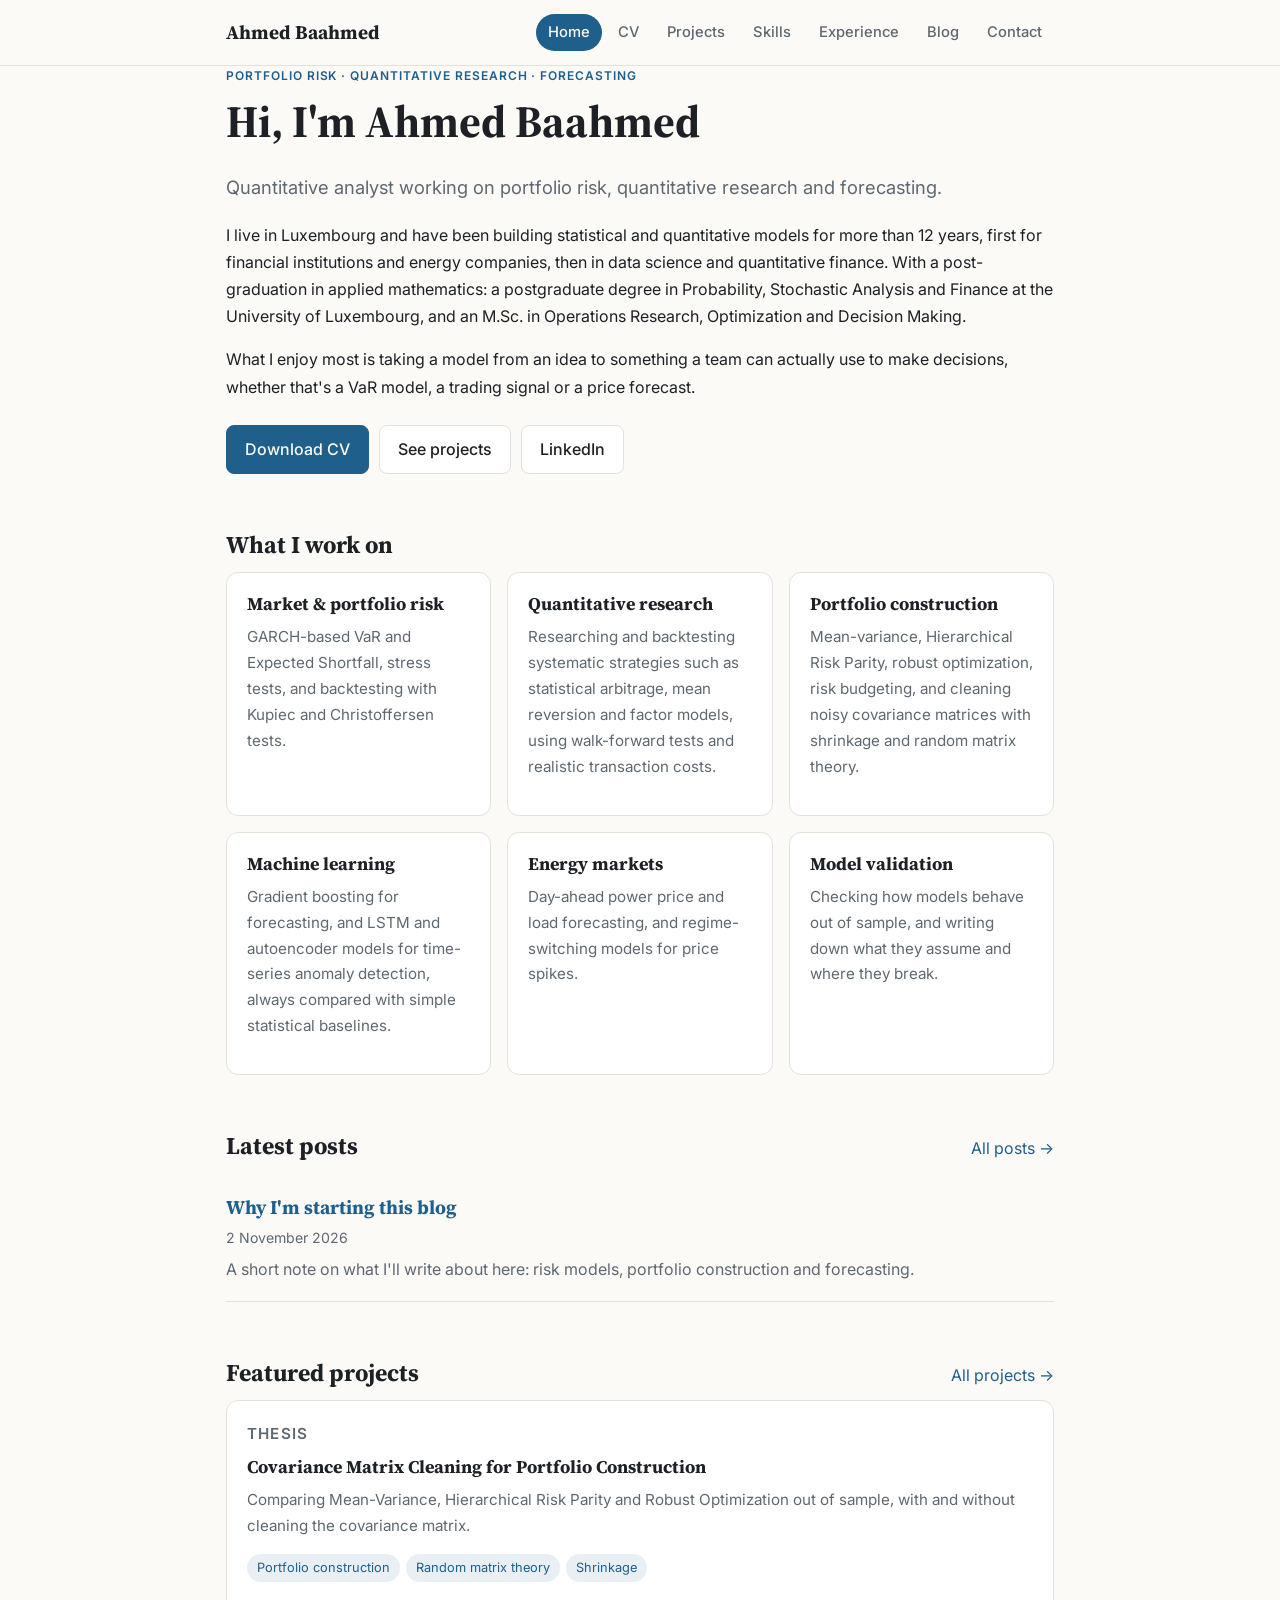
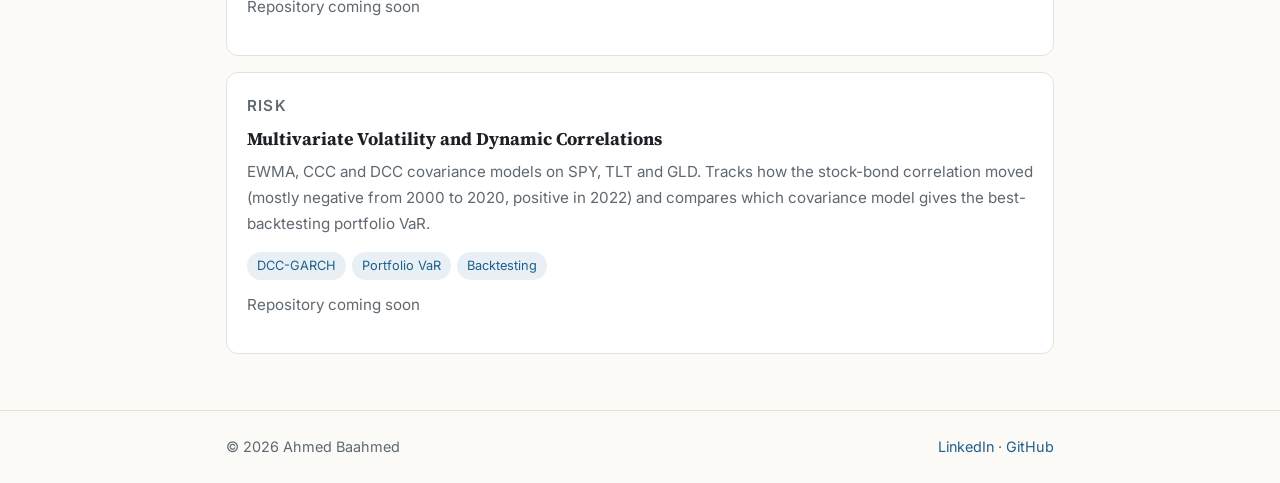
<file: index.html>
<!doctype html>
<html lang="en">
<head>
<meta charset="utf-8">
<meta name="viewport" content="width=device-width, initial-scale=1">
<title>Ahmed Baahmed | Quantitative Analyst</title>
<meta name="description" content="Ahmed Baahmed, quantitative analyst: portfolio risk, quantitative research and forecasting.">
<link rel="preconnect" href="https://fonts.googleapis.com">
<link rel="preconnect" href="https://fonts.gstatic.com" crossorigin>
<link href="https://fonts.googleapis.com/css2?family=Inter:wght@400;500;600&family=Source+Serif+4:opsz,wght@8..60,500;8..60,700&display=swap" rel="stylesheet">
<link rel="stylesheet" href="style.css">
</head>
<body>
<header class="site-header">
  <div class="wrap header-inner">
    <a class="brand" href="index.html">Ahmed Baahmed</a>
    <nav class="nav"><a href="index.html" aria-current="page">Home</a><a href="CV.pdf" target="_blank" rel="noopener">CV</a><a href="projects.html">Projects</a><a href="skills.html">Skills</a><a href="experience.html">Experience</a><a href="blog.html">Blog</a><a href="contact.html">Contact</a></nav>
  </div>
</header>
<main class="wrap">

<section class="hero">
  <p class="kicker">Portfolio risk &middot; Quantitative research &middot; Forecasting</p>
  <h1>Hi, I'm Ahmed Baahmed</h1>
  <p class="lead">Quantitative analyst working on portfolio risk, quantitative research and forecasting.</p>
  <p>I live in Luxembourg and have been building statistical and quantitative models for more than 12 years, first for financial institutions and energy companies, then in data science and quantitative finance. With a post-graduation in applied mathematics: a postgraduate degree in Probability, Stochastic Analysis and Finance at the University of Luxembourg, and an M.Sc. in Operations Research, Optimization and Decision Making.</p>
  <p>What I enjoy most is taking a model from an idea to something a team can actually use to make decisions, whether that's a VaR model, a trading signal or a price forecast.</p>
  <div class="buttons">
    <a class="btn primary" href="CV.pdf" target="_blank" rel="noopener">Download CV</a>
    <a class="btn" href="projects.html">See projects</a>
    <a class="btn" href="https://www.linkedin.com/in/ahmed-bhd" target="_blank" rel="noopener">LinkedIn</a>
  </div>
</section>

<section>
  <h2>What I work on</h2>
  <div class="grid">
    <div class="tile"><h3>Market &amp; portfolio risk</h3><p>GARCH-based VaR and Expected Shortfall, stress tests, and backtesting with Kupiec and Christoffersen tests.</p></div>
    <div class="tile"><h3>Quantitative research</h3><p>Researching and backtesting systematic strategies such as statistical arbitrage, mean reversion and factor models, using walk-forward tests and realistic transaction costs.</p></div>
    <div class="tile"><h3>Portfolio construction</h3><p>Mean-variance, Hierarchical Risk Parity, robust optimization, risk budgeting, and cleaning noisy covariance matrices with shrinkage and random matrix theory.</p></div>
    <div class="tile"><h3>Machine learning</h3><p>Gradient boosting for forecasting, and LSTM and autoencoder models for time-series anomaly detection, always compared with simple statistical baselines.</p></div>
    <div class="tile"><h3>Energy markets</h3><p>Day-ahead power price and load forecasting, and regime-switching models for price spikes.</p></div>
    <div class="tile"><h3>Model validation</h3><p>Checking how models behave out of sample, and writing down what they assume and where they break.</p></div>
  </div>
</section>

<section>
  <div class="section-head"><h2>Latest posts</h2><a href="blog.html">All posts &rarr;</a></div>
  <ul class="post-list"><li class="post-item"><a href="post-welcome.html"><span class="post-title">Why I'm starting this blog</span></a><span class="muted small">2 November 2026</span><p>A short note on what I'll write about here: risk models, portfolio construction and forecasting.</p></li></ul>
</section>

<section>
  <div class="section-head"><h2>Featured projects</h2><a href="projects.html">All projects &rarr;</a></div>
  <div class="cards"><article class="card">
  <p class="kicker">Thesis</p>
  <h3>Covariance Matrix Cleaning for Portfolio Construction</h3>
  <p>Comparing Mean-Variance, Hierarchical Risk Parity and Robust Optimization out of sample, with and without cleaning the covariance matrix.</p>
  <div class="chips"><span class="chip">Portfolio construction</span><span class="chip">Random matrix theory</span><span class="chip">Shrinkage</span></div>
  <p class="muted small">Repository coming soon</p>
</article>
<article class="card">
  <p class="kicker">Risk</p>
  <h3>Multivariate Volatility and Dynamic Correlations</h3>
  <p>EWMA, CCC and DCC covariance models on SPY, TLT and GLD. Tracks how the stock-bond correlation moved (mostly negative from 2000 to 2020, positive in 2022) and compares which covariance model gives the best-backtesting portfolio VaR.</p>
  <div class="chips"><span class="chip">DCC-GARCH</span><span class="chip">Portfolio VaR</span><span class="chip">Backtesting</span></div>
  <p class="muted small">Repository coming soon</p>
</article></div>
</section>

</main>
<footer class="site-footer">
  <div class="wrap">
    <span>&copy; 2026 Ahmed Baahmed</span>
    <span><a href="https://www.linkedin.com/in/ahmed-bhd" target="_blank" rel="noopener">LinkedIn</a> &middot; <a href="https://github.com/Ahmed092015M" target="_blank" rel="noopener">GitHub</a></span>
  </div>
</footer>
</body>
</html>
</file>
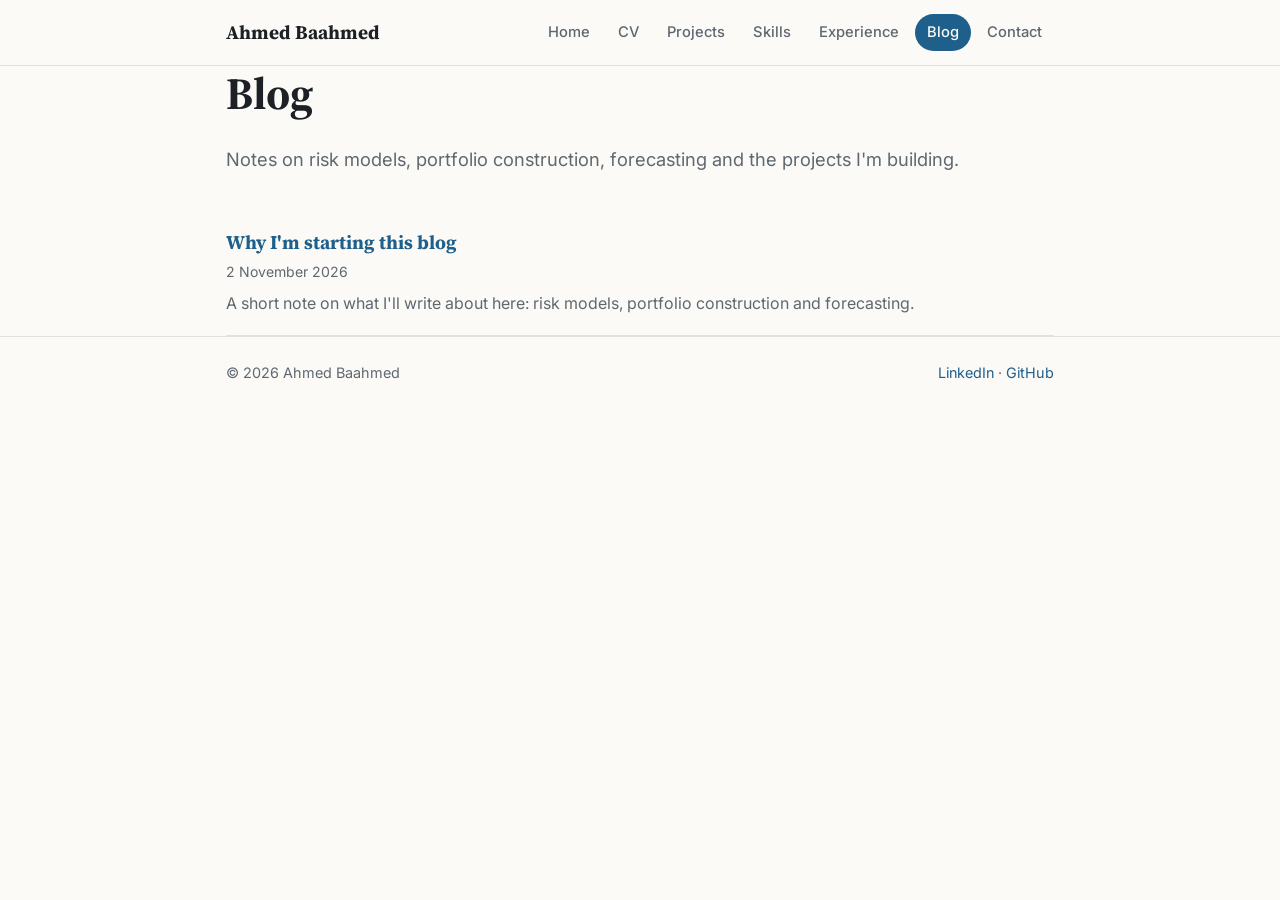
<file: blog.html>
<!doctype html>
<html lang="en">
<head>
<meta charset="utf-8">
<meta name="viewport" content="width=device-width, initial-scale=1">
<title>Blog | Ahmed Baahmed</title>
<meta name="description" content="Ahmed Baahmed, quantitative analyst: portfolio risk, quantitative research and forecasting.">
<link rel="preconnect" href="https://fonts.googleapis.com">
<link rel="preconnect" href="https://fonts.gstatic.com" crossorigin>
<link href="https://fonts.googleapis.com/css2?family=Inter:wght@400;500;600&family=Source+Serif+4:opsz,wght@8..60,500;8..60,700&display=swap" rel="stylesheet">
<link rel="stylesheet" href="style.css">
</head>
<body>
<header class="site-header">
  <div class="wrap header-inner">
    <a class="brand" href="index.html">Ahmed Baahmed</a>
    <nav class="nav"><a href="index.html">Home</a><a href="CV.pdf" target="_blank" rel="noopener">CV</a><a href="projects.html">Projects</a><a href="skills.html">Skills</a><a href="experience.html">Experience</a><a href="blog.html" aria-current="page">Blog</a><a href="contact.html">Contact</a></nav>
  </div>
</header>
<main class="wrap">

<section class="page-head">
  <h1>Blog</h1>
  <p class="lead">Notes on risk models, portfolio construction, forecasting and the projects I'm building.</p>
</section>
<ul class="post-list"><li class="post-item"><a href="post-welcome.html"><span class="post-title">Why I'm starting this blog</span></a><span class="muted small">2 November 2026</span><p>A short note on what I'll write about here: risk models, portfolio construction and forecasting.</p></li></ul>

</main>
<footer class="site-footer">
  <div class="wrap">
    <span>&copy; 2026 Ahmed Baahmed</span>
    <span><a href="https://www.linkedin.com/in/ahmed-bhd" target="_blank" rel="noopener">LinkedIn</a> &middot; <a href="https://github.com/Ahmed092015M" target="_blank" rel="noopener">GitHub</a></span>
  </div>
</footer>
</body>
</html>
</file>
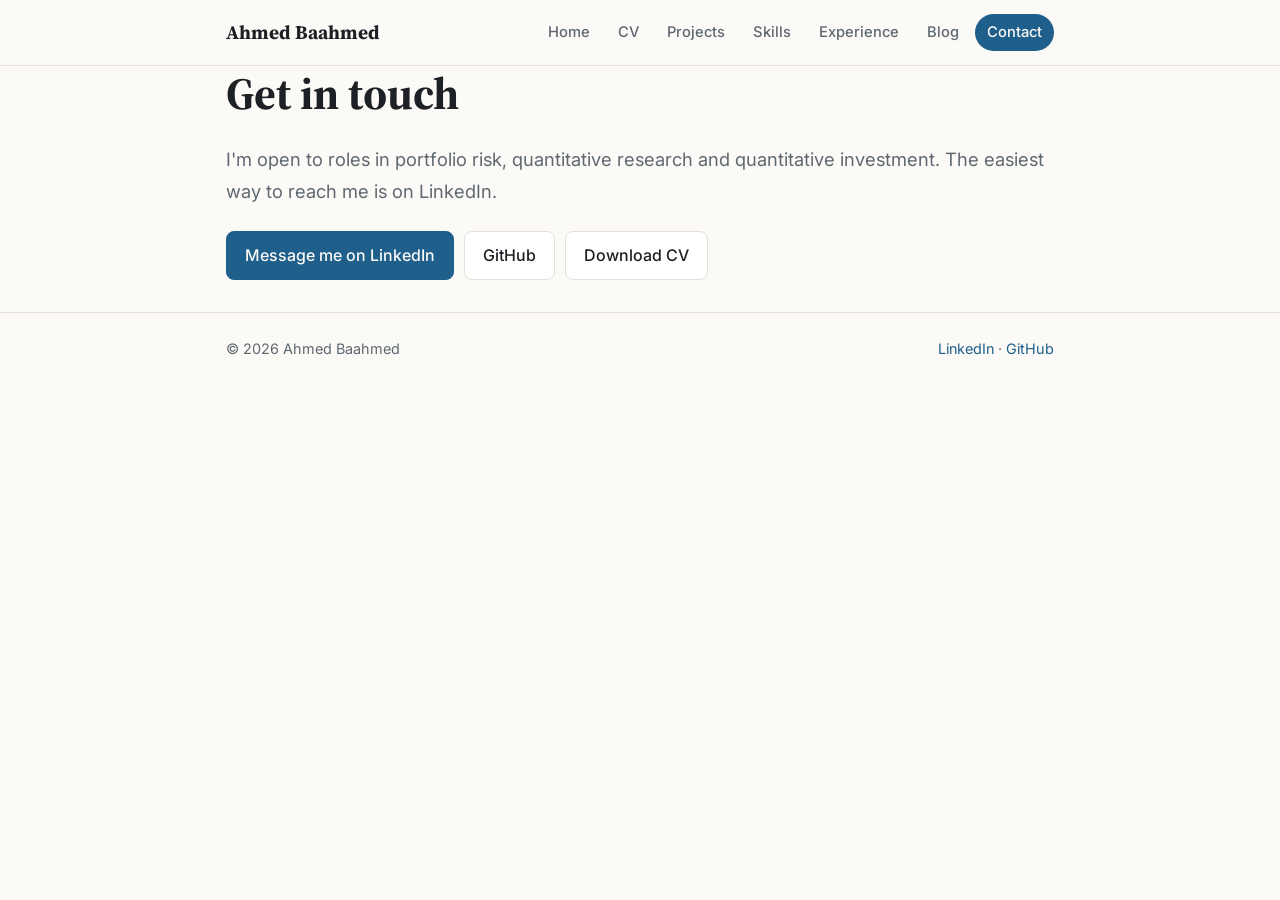
<file: contact.html>
<!doctype html>
<html lang="en">
<head>
<meta charset="utf-8">
<meta name="viewport" content="width=device-width, initial-scale=1">
<title>Contact | Ahmed Baahmed</title>
<meta name="description" content="Ahmed Baahmed, quantitative analyst: portfolio risk, quantitative research and forecasting.">
<link rel="preconnect" href="https://fonts.googleapis.com">
<link rel="preconnect" href="https://fonts.gstatic.com" crossorigin>
<link href="https://fonts.googleapis.com/css2?family=Inter:wght@400;500;600&family=Source+Serif+4:opsz,wght@8..60,500;8..60,700&display=swap" rel="stylesheet">
<link rel="stylesheet" href="style.css">
</head>
<body>
<header class="site-header">
  <div class="wrap header-inner">
    <a class="brand" href="index.html">Ahmed Baahmed</a>
    <nav class="nav"><a href="index.html">Home</a><a href="CV.pdf" target="_blank" rel="noopener">CV</a><a href="projects.html">Projects</a><a href="skills.html">Skills</a><a href="experience.html">Experience</a><a href="blog.html">Blog</a><a href="contact.html" aria-current="page">Contact</a></nav>
  </div>
</header>
<main class="wrap">

<section class="page-head">
  <h1>Get in touch</h1>
  <p class="lead">I'm open to roles in portfolio risk, quantitative research and quantitative investment. The easiest way to reach me is on LinkedIn.</p>
  <div class="buttons">
    <a class="btn primary" href="https://www.linkedin.com/in/ahmed-bhd" target="_blank" rel="noopener">Message me on LinkedIn</a>
    <a class="btn" href="https://github.com/Ahmed092015M" target="_blank" rel="noopener">GitHub</a>
    <a class="btn" href="CV.pdf" target="_blank" rel="noopener">Download CV</a>
  </div>
</section>

</main>
<footer class="site-footer">
  <div class="wrap">
    <span>&copy; 2026 Ahmed Baahmed</span>
    <span><a href="https://www.linkedin.com/in/ahmed-bhd" target="_blank" rel="noopener">LinkedIn</a> &middot; <a href="https://github.com/Ahmed092015M" target="_blank" rel="noopener">GitHub</a></span>
  </div>
</footer>
</body>
</html>
</file>
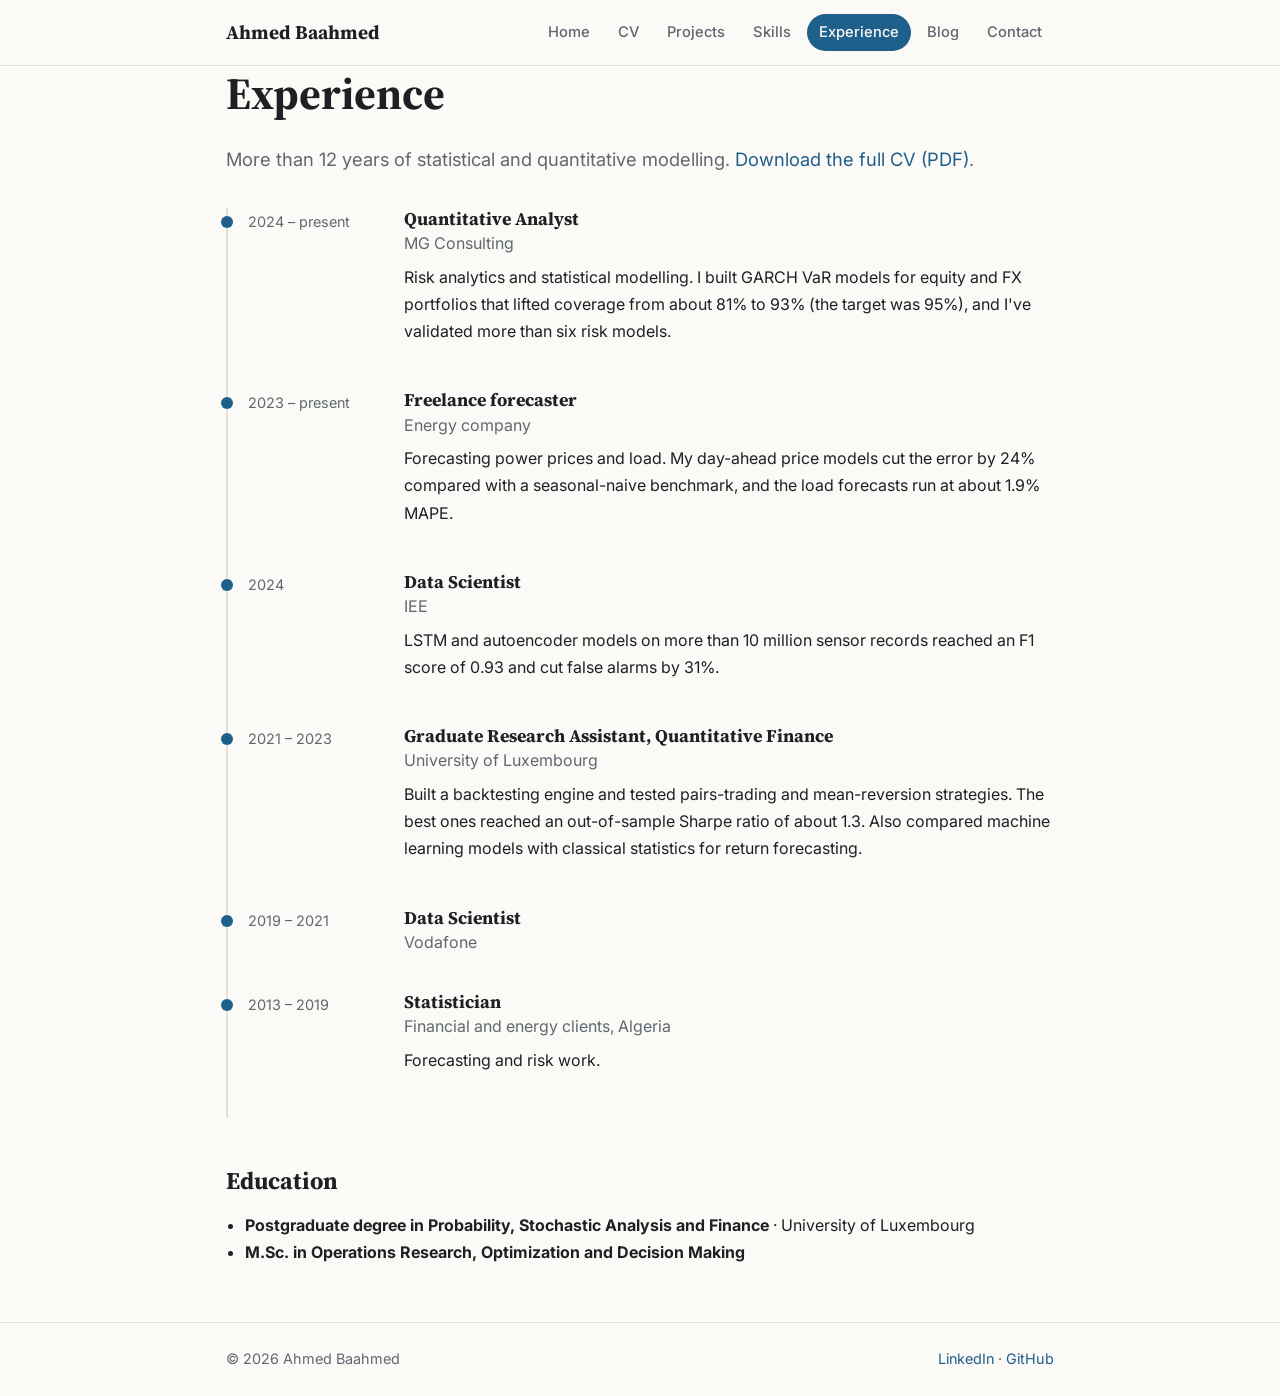
<file: experience.html>
<!doctype html>
<html lang="en">
<head>
<meta charset="utf-8">
<meta name="viewport" content="width=device-width, initial-scale=1">
<title>Experience | Ahmed Baahmed</title>
<meta name="description" content="Ahmed Baahmed, quantitative analyst: portfolio risk, quantitative research and forecasting.">
<link rel="preconnect" href="https://fonts.googleapis.com">
<link rel="preconnect" href="https://fonts.gstatic.com" crossorigin>
<link href="https://fonts.googleapis.com/css2?family=Inter:wght@400;500;600&family=Source+Serif+4:opsz,wght@8..60,500;8..60,700&display=swap" rel="stylesheet">
<link rel="stylesheet" href="style.css">
</head>
<body>
<header class="site-header">
  <div class="wrap header-inner">
    <a class="brand" href="index.html">Ahmed Baahmed</a>
    <nav class="nav"><a href="index.html">Home</a><a href="CV.pdf" target="_blank" rel="noopener">CV</a><a href="projects.html">Projects</a><a href="skills.html">Skills</a><a href="experience.html" aria-current="page">Experience</a><a href="blog.html">Blog</a><a href="contact.html">Contact</a></nav>
  </div>
</header>
<main class="wrap">

<section class="page-head">
  <h1>Experience</h1>
  <p class="lead">More than 12 years of statistical and quantitative modelling. <a href="CV.pdf" target="_blank" rel="noopener">Download the full CV (PDF)</a>.</p>
</section>
<ol class="timeline">
<li><span class="when">2024 &ndash; present</span><div><h3>Quantitative Analyst</h3><p class="muted">MG Consulting</p><p>Risk analytics and statistical modelling. I built GARCH VaR models for equity and FX portfolios that lifted coverage from about 81% to 93% (the target was 95%), and I've validated more than six risk models.</p></div></li>
<li><span class="when">2023 &ndash; present</span><div><h3>Freelance forecaster</h3><p class="muted">Energy company</p><p>Forecasting power prices and load. My day-ahead price models cut the error by 24% compared with a seasonal-naive benchmark, and the load forecasts run at about 1.9% MAPE.</p></div></li>
<li><span class="when">2024</span><div><h3>Data Scientist</h3><p class="muted">IEE</p><p>LSTM and autoencoder models on more than 10 million sensor records reached an F1 score of 0.93 and cut false alarms by 31%.</p></div></li>
<li><span class="when">2021 &ndash; 2023</span><div><h3>Graduate Research Assistant, Quantitative Finance</h3><p class="muted">University of Luxembourg</p><p>Built a backtesting engine and tested pairs-trading and mean-reversion strategies. The best ones reached an out-of-sample Sharpe ratio of about 1.3. Also compared machine learning models with classical statistics for return forecasting.</p></div></li>
<li><span class="when">2019 &ndash; 2021</span><div><h3>Data Scientist</h3><p class="muted">Vodafone</p></div></li>
<li><span class="when">2013 &ndash; 2019</span><div><h3>Statistician</h3><p class="muted">Financial and energy clients, Algeria</p><p>Forecasting and risk work.</p></div></li>
</ol>
<section>
  <h2>Education</h2>
  <ul class="plain">
    <li><strong>Postgraduate degree in Probability, Stochastic Analysis and Finance</strong> &middot; University of Luxembourg</li>
    <li><strong>M.Sc. in Operations Research, Optimization and Decision Making</strong></li>
  </ul>
</section>

</main>
<footer class="site-footer">
  <div class="wrap">
    <span>&copy; 2026 Ahmed Baahmed</span>
    <span><a href="https://www.linkedin.com/in/ahmed-bhd" target="_blank" rel="noopener">LinkedIn</a> &middot; <a href="https://github.com/Ahmed092015M" target="_blank" rel="noopener">GitHub</a></span>
  </div>
</footer>
</body>
</html>
</file>
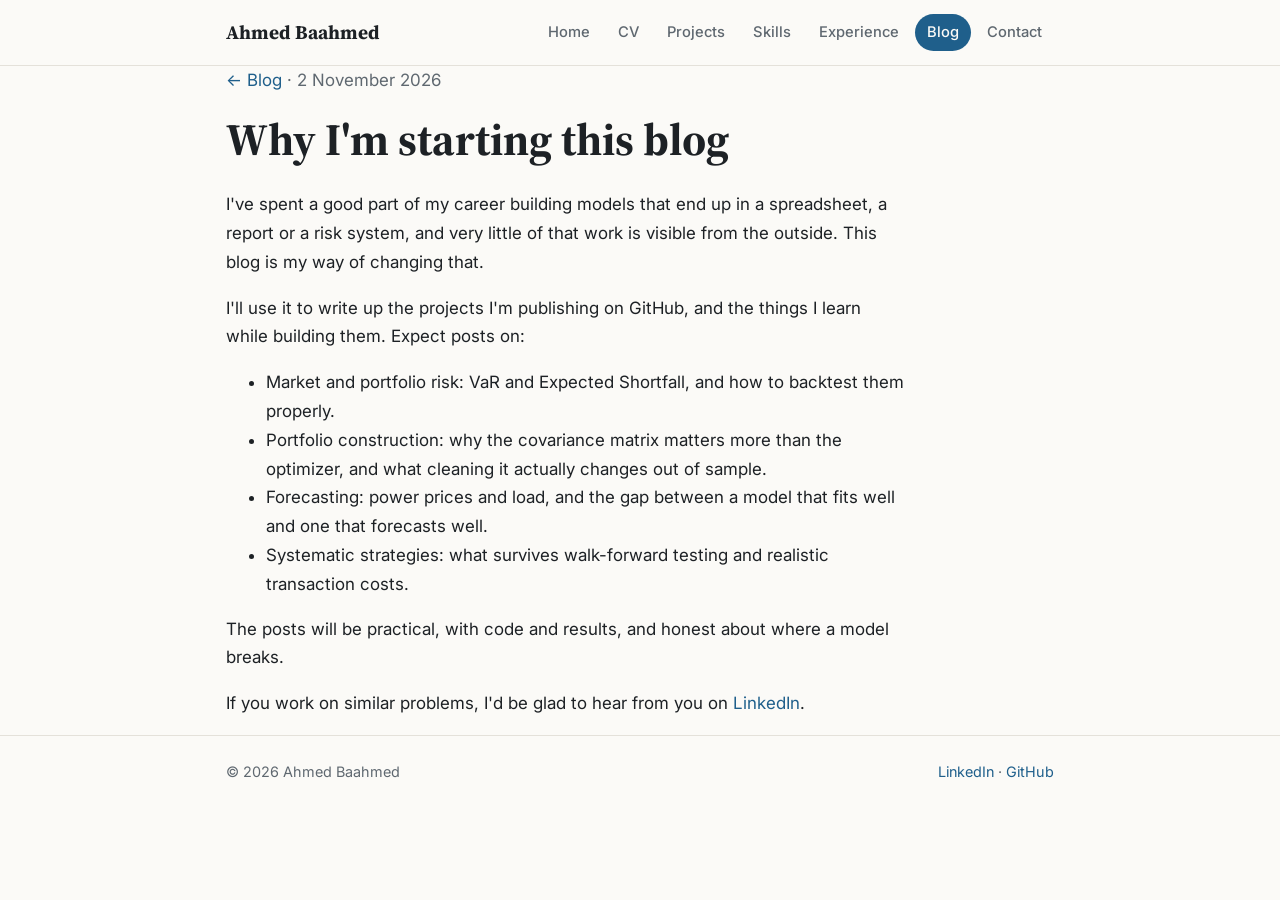
<file: post-welcome.html>
<!doctype html>
<html lang="en">
<head>
<meta charset="utf-8">
<meta name="viewport" content="width=device-width, initial-scale=1">
<title>Why I'm starting this blog | Ahmed Baahmed</title>
<meta name="description" content="A short note on what I'll write about here: risk models, portfolio construction and forecasting.">
<link rel="preconnect" href="https://fonts.googleapis.com">
<link rel="preconnect" href="https://fonts.gstatic.com" crossorigin>
<link href="https://fonts.googleapis.com/css2?family=Inter:wght@400;500;600&family=Source+Serif+4:opsz,wght@8..60,500;8..60,700&display=swap" rel="stylesheet">
<link rel="stylesheet" href="style.css">
</head>
<body>
<header class="site-header">
  <div class="wrap header-inner">
    <a class="brand" href="index.html">Ahmed Baahmed</a>
    <nav class="nav"><a href="index.html">Home</a><a href="CV.pdf" target="_blank" rel="noopener">CV</a><a href="projects.html">Projects</a><a href="skills.html">Skills</a><a href="experience.html">Experience</a><a href="blog.html" aria-current="page">Blog</a><a href="contact.html">Contact</a></nav>
  </div>
</header>
<main class="wrap">

<article class="post">
  <p class="muted small"><a href="blog.html">&larr; Blog</a> &middot; 2 November 2026</p>
  <h1>Why I'm starting this blog</h1>
  <p>I've spent a good part of my career building models that end up in a spreadsheet, a report or a risk system, and very little of that work is visible from the outside. This blog is my way of changing that.</p>
<p>I'll use it to write up the projects I'm publishing on GitHub, and the things I learn while building them. Expect posts on:</p>
<ul>
<li>Market and portfolio risk: VaR and Expected Shortfall, and how to backtest them properly.</li>
<li>Portfolio construction: why the covariance matrix matters more than the optimizer, and what cleaning it actually changes out of sample.</li>
<li>Forecasting: power prices and load, and the gap between a model that fits well and one that forecasts well.</li>
<li>Systematic strategies: what survives walk-forward testing and realistic transaction costs.</li>
</ul>
<p>The posts will be practical, with code and results, and honest about where a model breaks.</p>
<p>If you work on similar problems, I'd be glad to hear from you on <a href="https://www.linkedin.com/in/ahmed-bhd" target="_blank" rel="noopener">LinkedIn</a>.</p>
</article>

</main>
<footer class="site-footer">
  <div class="wrap">
    <span>&copy; 2026 Ahmed Baahmed</span>
    <span><a href="https://www.linkedin.com/in/ahmed-bhd" target="_blank" rel="noopener">LinkedIn</a> &middot; <a href="https://github.com/Ahmed092015M" target="_blank" rel="noopener">GitHub</a></span>
  </div>
</footer>
</body>
</html>
</file>
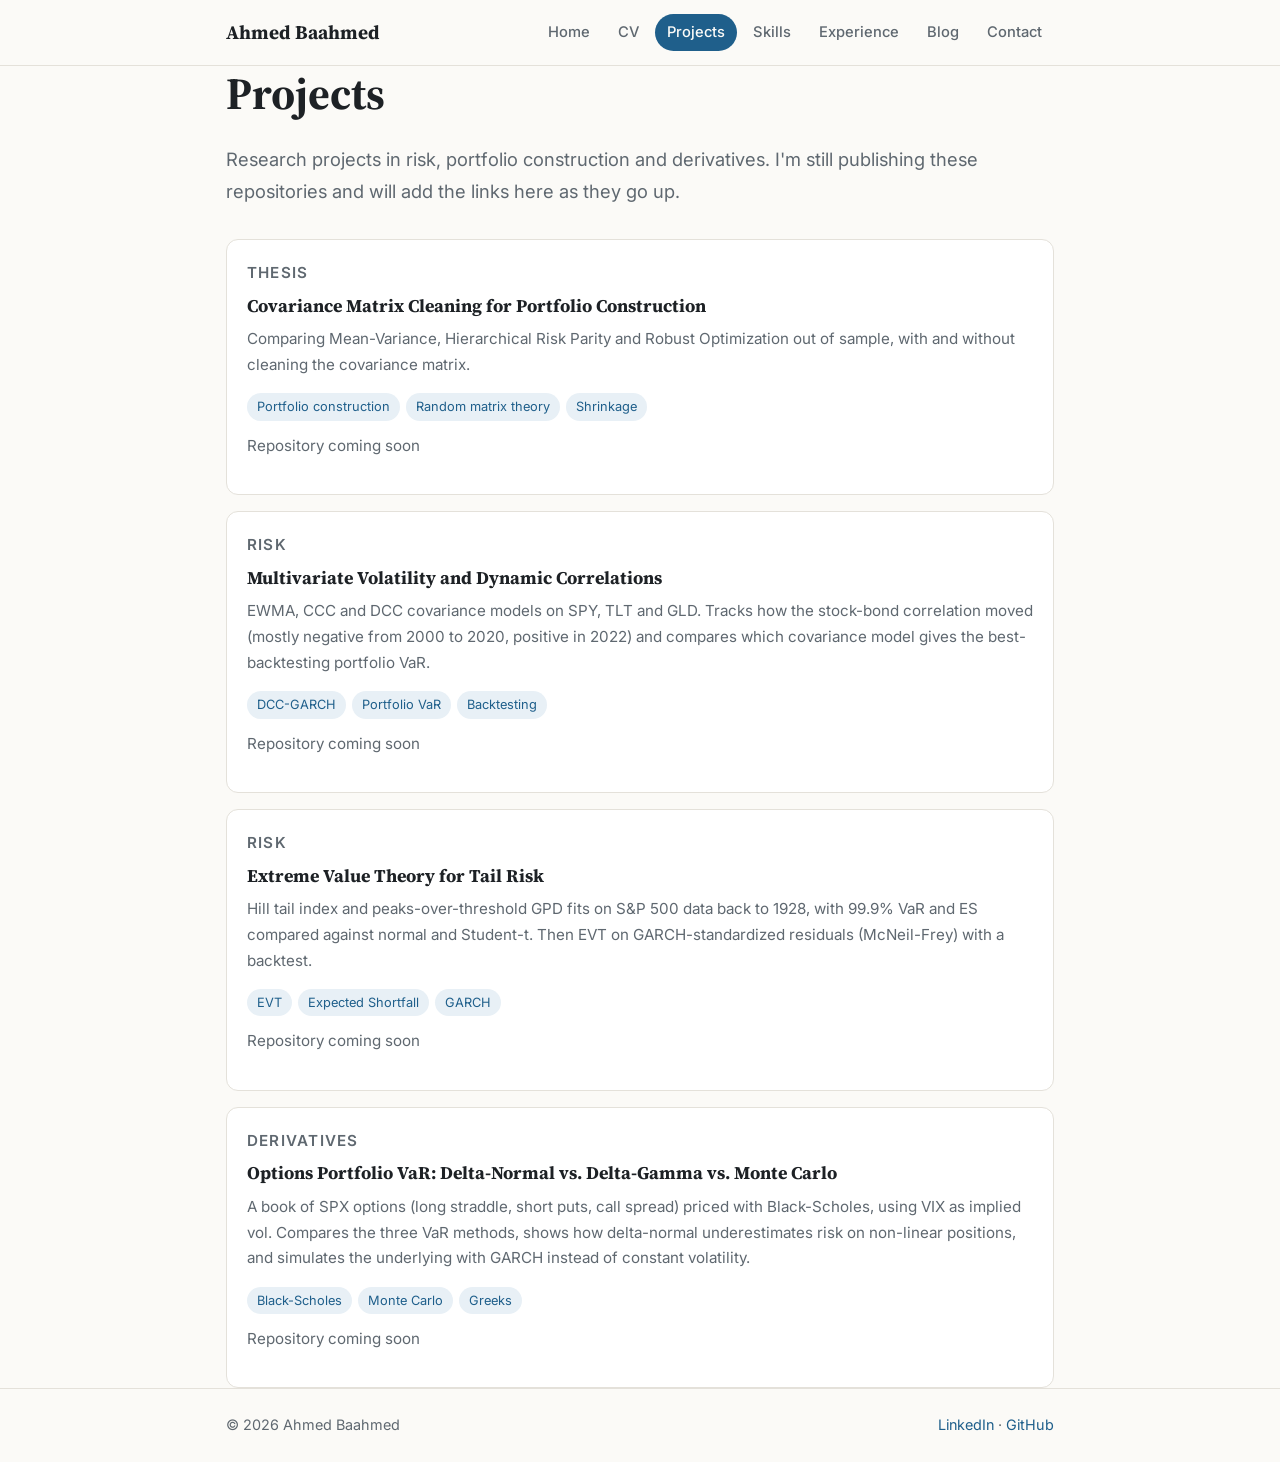
<file: projects.html>
<!doctype html>
<html lang="en">
<head>
<meta charset="utf-8">
<meta name="viewport" content="width=device-width, initial-scale=1">
<title>Projects | Ahmed Baahmed</title>
<meta name="description" content="Ahmed Baahmed, quantitative analyst: portfolio risk, quantitative research and forecasting.">
<link rel="preconnect" href="https://fonts.googleapis.com">
<link rel="preconnect" href="https://fonts.gstatic.com" crossorigin>
<link href="https://fonts.googleapis.com/css2?family=Inter:wght@400;500;600&family=Source+Serif+4:opsz,wght@8..60,500;8..60,700&display=swap" rel="stylesheet">
<link rel="stylesheet" href="style.css">
</head>
<body>
<header class="site-header">
  <div class="wrap header-inner">
    <a class="brand" href="index.html">Ahmed Baahmed</a>
    <nav class="nav"><a href="index.html">Home</a><a href="CV.pdf" target="_blank" rel="noopener">CV</a><a href="projects.html" aria-current="page">Projects</a><a href="skills.html">Skills</a><a href="experience.html">Experience</a><a href="blog.html">Blog</a><a href="contact.html">Contact</a></nav>
  </div>
</header>
<main class="wrap">

<section class="page-head">
  <h1>Projects</h1>
  <p class="lead">Research projects in risk, portfolio construction and derivatives. I'm still publishing these repositories and will add the links here as they go up.</p>
</section>
<div class="cards"><article class="card">
  <p class="kicker">Thesis</p>
  <h3>Covariance Matrix Cleaning for Portfolio Construction</h3>
  <p>Comparing Mean-Variance, Hierarchical Risk Parity and Robust Optimization out of sample, with and without cleaning the covariance matrix.</p>
  <div class="chips"><span class="chip">Portfolio construction</span><span class="chip">Random matrix theory</span><span class="chip">Shrinkage</span></div>
  <p class="muted small">Repository coming soon</p>
</article>
<article class="card">
  <p class="kicker">Risk</p>
  <h3>Multivariate Volatility and Dynamic Correlations</h3>
  <p>EWMA, CCC and DCC covariance models on SPY, TLT and GLD. Tracks how the stock-bond correlation moved (mostly negative from 2000 to 2020, positive in 2022) and compares which covariance model gives the best-backtesting portfolio VaR.</p>
  <div class="chips"><span class="chip">DCC-GARCH</span><span class="chip">Portfolio VaR</span><span class="chip">Backtesting</span></div>
  <p class="muted small">Repository coming soon</p>
</article>
<article class="card">
  <p class="kicker">Risk</p>
  <h3>Extreme Value Theory for Tail Risk</h3>
  <p>Hill tail index and peaks-over-threshold GPD fits on S&P 500 data back to 1928, with 99.9% VaR and ES compared against normal and Student-t. Then EVT on GARCH-standardized residuals (McNeil-Frey) with a backtest.</p>
  <div class="chips"><span class="chip">EVT</span><span class="chip">Expected Shortfall</span><span class="chip">GARCH</span></div>
  <p class="muted small">Repository coming soon</p>
</article>
<article class="card">
  <p class="kicker">Derivatives</p>
  <h3>Options Portfolio VaR: Delta-Normal vs. Delta-Gamma vs. Monte Carlo</h3>
  <p>A book of SPX options (long straddle, short puts, call spread) priced with Black-Scholes, using VIX as implied vol. Compares the three VaR methods, shows how delta-normal underestimates risk on non-linear positions, and simulates the underlying with GARCH instead of constant volatility.</p>
  <div class="chips"><span class="chip">Black-Scholes</span><span class="chip">Monte Carlo</span><span class="chip">Greeks</span></div>
  <p class="muted small">Repository coming soon</p>
</article></div>

</main>
<footer class="site-footer">
  <div class="wrap">
    <span>&copy; 2026 Ahmed Baahmed</span>
    <span><a href="https://www.linkedin.com/in/ahmed-bhd" target="_blank" rel="noopener">LinkedIn</a> &middot; <a href="https://github.com/Ahmed092015M" target="_blank" rel="noopener">GitHub</a></span>
  </div>
</footer>
</body>
</html>
</file>
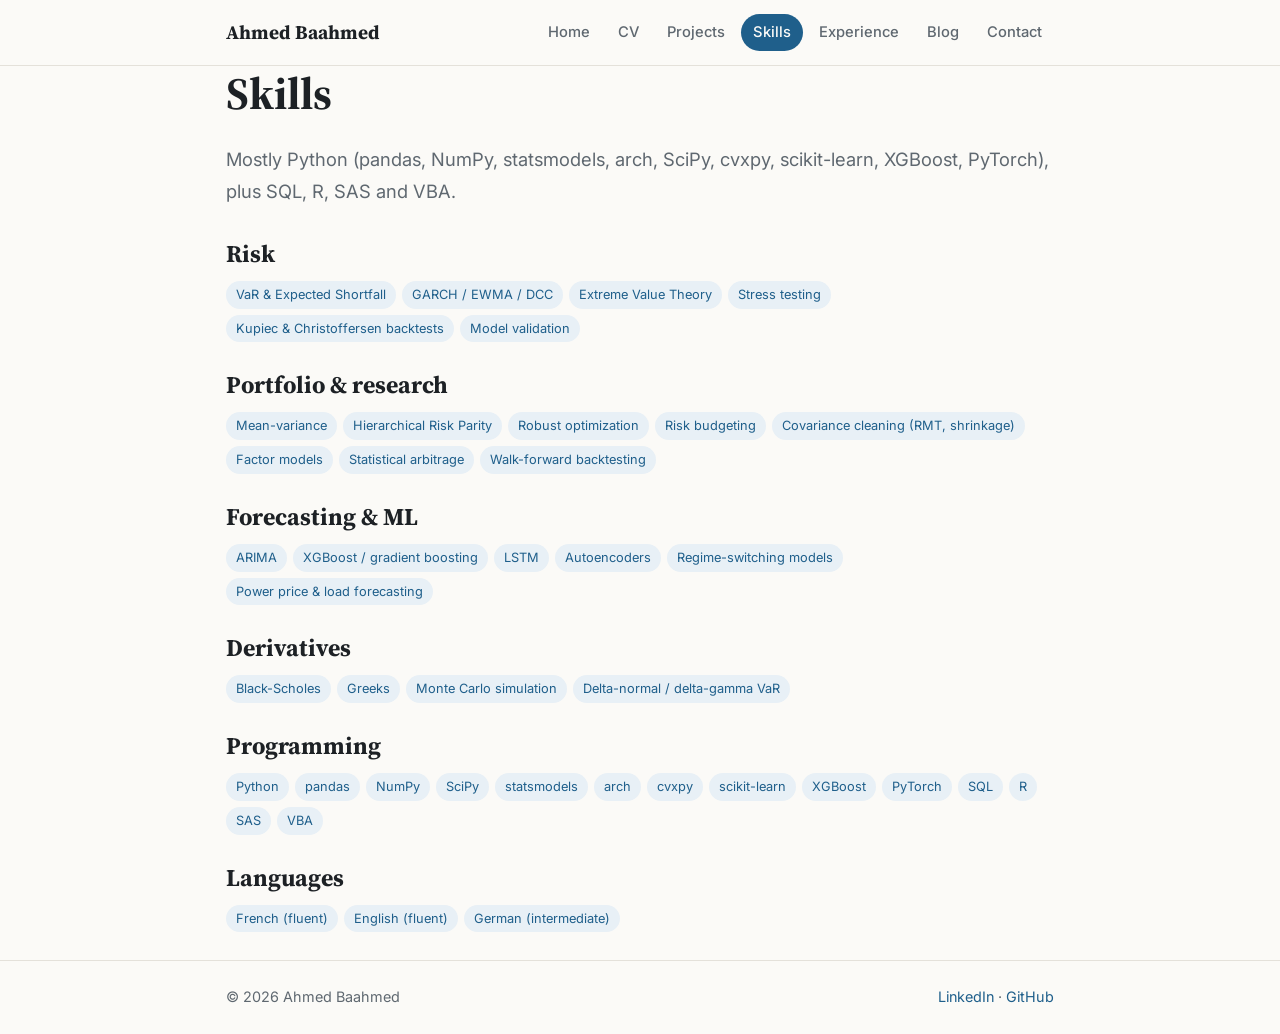
<file: skills.html>
<!doctype html>
<html lang="en">
<head>
<meta charset="utf-8">
<meta name="viewport" content="width=device-width, initial-scale=1">
<title>Skills | Ahmed Baahmed</title>
<meta name="description" content="Ahmed Baahmed, quantitative analyst: portfolio risk, quantitative research and forecasting.">
<link rel="preconnect" href="https://fonts.googleapis.com">
<link rel="preconnect" href="https://fonts.gstatic.com" crossorigin>
<link href="https://fonts.googleapis.com/css2?family=Inter:wght@400;500;600&family=Source+Serif+4:opsz,wght@8..60,500;8..60,700&display=swap" rel="stylesheet">
<link rel="stylesheet" href="style.css">
</head>
<body>
<header class="site-header">
  <div class="wrap header-inner">
    <a class="brand" href="index.html">Ahmed Baahmed</a>
    <nav class="nav"><a href="index.html">Home</a><a href="CV.pdf" target="_blank" rel="noopener">CV</a><a href="projects.html">Projects</a><a href="skills.html" aria-current="page">Skills</a><a href="experience.html">Experience</a><a href="blog.html">Blog</a><a href="contact.html">Contact</a></nav>
  </div>
</header>
<main class="wrap">

<section class="page-head">
  <h1>Skills</h1>
  <p class="lead">Mostly Python (pandas, NumPy, statsmodels, arch, SciPy, cvxpy, scikit-learn, XGBoost, PyTorch), plus SQL, R, SAS and VBA.</p>
</section>
<section class="skill-group"><h2>Risk</h2><div class="chips"><span class=chip>VaR & Expected Shortfall</span><span class=chip>GARCH / EWMA / DCC</span><span class=chip>Extreme Value Theory</span><span class=chip>Stress testing</span><span class=chip>Kupiec & Christoffersen backtests</span><span class=chip>Model validation</span></div></section>
<section class="skill-group"><h2>Portfolio & research</h2><div class="chips"><span class=chip>Mean-variance</span><span class=chip>Hierarchical Risk Parity</span><span class=chip>Robust optimization</span><span class=chip>Risk budgeting</span><span class=chip>Covariance cleaning (RMT, shrinkage)</span><span class=chip>Factor models</span><span class=chip>Statistical arbitrage</span><span class=chip>Walk-forward backtesting</span></div></section>
<section class="skill-group"><h2>Forecasting & ML</h2><div class="chips"><span class=chip>ARIMA</span><span class=chip>XGBoost / gradient boosting</span><span class=chip>LSTM</span><span class=chip>Autoencoders</span><span class=chip>Regime-switching models</span><span class=chip>Power price & load forecasting</span></div></section>
<section class="skill-group"><h2>Derivatives</h2><div class="chips"><span class=chip>Black-Scholes</span><span class=chip>Greeks</span><span class=chip>Monte Carlo simulation</span><span class=chip>Delta-normal / delta-gamma VaR</span></div></section>
<section class="skill-group"><h2>Programming</h2><div class="chips"><span class=chip>Python</span><span class=chip>pandas</span><span class=chip>NumPy</span><span class=chip>SciPy</span><span class=chip>statsmodels</span><span class=chip>arch</span><span class=chip>cvxpy</span><span class=chip>scikit-learn</span><span class=chip>XGBoost</span><span class=chip>PyTorch</span><span class=chip>SQL</span><span class=chip>R</span><span class=chip>SAS</span><span class=chip>VBA</span></div></section>
<section class="skill-group"><h2>Languages</h2><div class="chips"><span class=chip>French (fluent)</span><span class=chip>English (fluent)</span><span class=chip>German (intermediate)</span></div></section>
</main>
<footer class="site-footer">
  <div class="wrap">
    <span>&copy; 2026 Ahmed Baahmed</span>
    <span><a href="https://www.linkedin.com/in/ahmed-bhd" target="_blank" rel="noopener">LinkedIn</a> &middot; <a href="https://github.com/Ahmed092015M" target="_blank" rel="noopener">GitHub</a></span>
  </div>
</footer>
</body>
</html>
</file>
<file: style.css>
:root {
  --bg: #fbfaf7;
  --surface: #ffffff;
  --text: #1d2125;
  --muted: #5f6870;
  --border: #e4e1da;
  --accent: #1f5f8b;
  --accent-soft: #e8f0f6;
  --serif: "Source Serif 4", Georgia, serif;
  --sans: "Inter", system-ui, -apple-system, "Segoe UI", sans-serif;
}
@media (prefers-color-scheme: dark) {
  :root {
    --bg: #121417;
    --surface: #1a1d21;
    --text: #e6e6e3;
    --muted: #9aa3ab;
    --border: #2b3036;
    --accent: #7db3db;
    --accent-soft: #1e2b36;
  }
}
* { box-sizing: border-box; }
html { -webkit-text-size-adjust: 100%; }
body { margin: 0; background: var(--bg); color: var(--text); font: 16px/1.7 var(--sans); }
a { color: var(--accent); text-decoration: none; }
a:hover { text-decoration: underline; }
.wrap { max-width: 860px; margin: 0 auto; padding: 0 16px; }

.site-header { position: sticky; top: 0; z-index: 10; background: color-mix(in srgb, var(--bg) 92%, transparent); backdrop-filter: blur(8px); border-bottom: 1px solid var(--border); }
.header-inner { display: flex; flex-wrap: wrap; align-items: center; justify-content: space-between; gap: 8px 24px; padding-top: 14px; padding-bottom: 14px; }
.brand { font-family: var(--serif); font-weight: 700; font-size: 1.2rem; color: var(--text); }
.nav { display: flex; flex-wrap: wrap; gap: 4px; }
.nav a { padding: 6px 12px; border-radius: 999px; color: var(--muted); font-size: .92rem; font-weight: 500; }
.nav a:hover { background: var(--accent-soft); color: var(--accent); text-decoration: none; }
.nav a[aria-current="page"] { background: var(--accent); color: var(--bg); }

main { padding-top: 40px; padding-bottom: 64px; }
section { margin-bottom: 56px; }
h1, h2, h3 { font-family: var(--serif); line-height: 1.25; margin: 0 0 .5em; }
h1 { font-size: clamp(2rem, 5vw, 2.8rem); }
h2 { font-size: 1.5rem; }
h3 { font-size: 1.12rem; }
p { margin: 0 0 1em; }
.lead { font-size: 1.15rem; color: var(--muted); }
.kicker { text-transform: uppercase; letter-spacing: .08em; font-size: .75rem; font-weight: 600; color: var(--accent); margin-bottom: .6em; }
.muted { color: var(--muted); }
.small { font-size: .88rem; }

.buttons { display: flex; flex-wrap: wrap; gap: 10px; margin-top: 24px; }
.btn { display: inline-block; padding: 10px 18px; border: 1px solid var(--border); border-radius: 8px; color: var(--text); font-weight: 500; background: var(--surface); }
.btn:hover { border-color: var(--accent); text-decoration: none; }
.btn.primary { background: var(--accent); border-color: var(--accent); color: var(--bg); }

.grid { display: grid; grid-template-columns: repeat(auto-fit, minmax(240px, 1fr)); gap: 16px; }
.tile, .card { background: var(--surface); border: 1px solid var(--border); border-radius: 12px; padding: 20px; }
.tile p, .card p { color: var(--muted); font-size: .95rem; }
.cards { display: grid; gap: 16px; }
.chips { display: flex; flex-wrap: wrap; gap: 6px; margin: 8px 0 12px; }
.chip { font-size: .8rem; padding: 3px 10px; border-radius: 999px; background: var(--accent-soft); color: var(--accent); }

.section-head { display: flex; justify-content: space-between; align-items: baseline; gap: 12px; }
.post-list { list-style: none; padding: 0; margin: 0; }
.post-item { padding: 18px 0; border-bottom: 1px solid var(--border); display: grid; gap: 2px; }
.post-item p { margin: 4px 0 0; color: var(--muted); }
.post-title { font-family: var(--serif); font-size: 1.2rem; font-weight: 700; }

.page-head { margin-bottom: 32px; }
.skill-group { margin-bottom: 28px; }

.timeline { list-style: none; padding: 0; margin: 0 0 48px; border-left: 2px solid var(--border); }
.timeline li { display: grid; grid-template-columns: 140px 1fr; gap: 16px; padding: 0 0 28px 20px; position: relative; }
.timeline li::before { content: ""; position: absolute; left: -7px; top: 8px; width: 12px; height: 12px; border-radius: 50%; background: var(--accent); }
.timeline h3 { margin-bottom: 0; }
.timeline .muted { margin-bottom: .4em; }
.when { color: var(--muted); font-size: .9rem; padding-top: 2px; }
@media (max-width: 600px) { .timeline li { grid-template-columns: 1fr; gap: 2px; } }

.plain { padding-left: 1.2em; }
.post { max-width: 680px; }
.post p, .post li { font-size: 1.06rem; }

.site-footer { border-top: 1px solid var(--border); padding: 24px 0; font-size: .9rem; color: var(--muted); }
.site-footer .wrap { display: flex; flex-wrap: wrap; justify-content: space-between; gap: 8px; }
</file>
